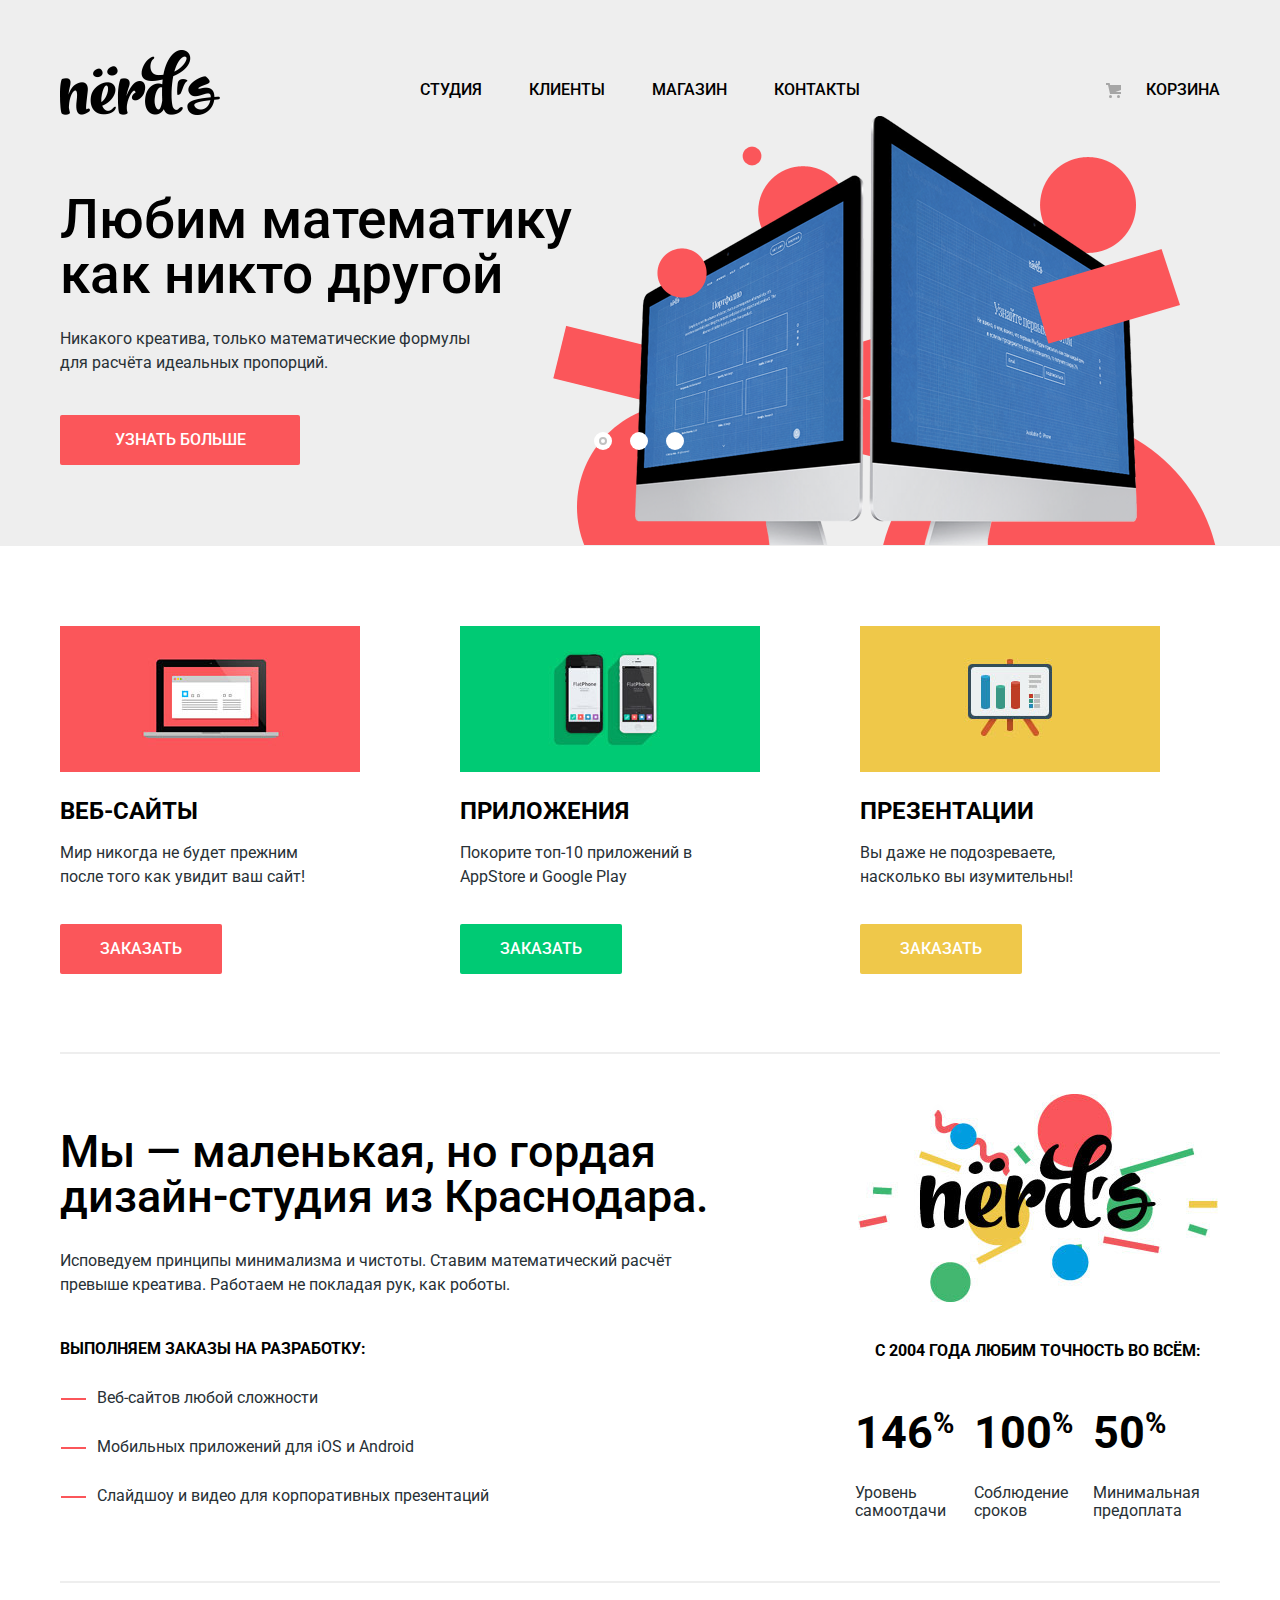
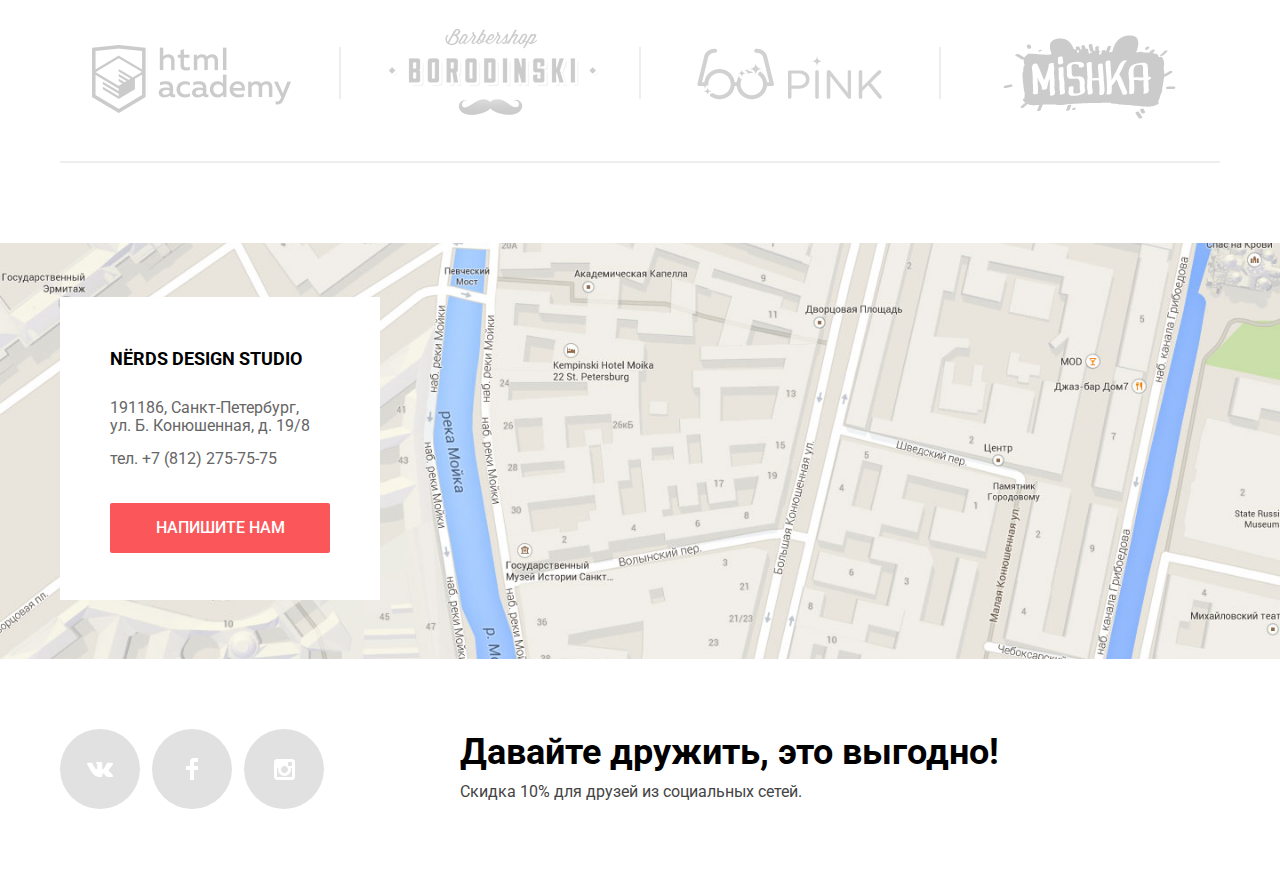
<file: index.html>
<!DOCTYPE html>
<html lang="ru">
<head>
  <meta charset="utf-8">

  <title>Nerds</title>

  <link href="https://fonts.googleapis.com/css?family=Roboto:400,500,700&amp;subset=cyrillic" rel="stylesheet">

  <link href="css/normalize.css" type="text/css" rel="stylesheet"/>
  <link href="css/style.css" type="text/css" rel="stylesheet"/>
  <!--<link href="css/style.min.css" type="text/css" rel="stylesheet"/>-->
</head>




<body>
<header class="main-header">
  <div class="container">
    <nav class="main-navigation">
      <a class="main-header-logo"><img src="img/index-logo.png" width="160" height="65" alt="Логотип «Nerds»"></a>

      <ul class="site-navigation">
        <li><a href="studio.html" target="_self">Студия</a></li>
        <li><a href="clients.html" target="_self">Клиенты</a></li>
        <li><a href="catalog.html" target="_self">Магазин</a></li>
        <li><a href="contacts.html" target="_self">Контакты</a></li>
      </ul>

      <ul class="user-navigation">
        <li><a class="cart" href="#" target="_self">Корзина</a></li>
      </ul>
    </nav>

    <h1 class="visually-hidden">Нердс</h1>

    <section class="main-slider">
      <h2 class="visually-hidden">Слайдер преимуществ</h2>

      <p class="slider-controls">
        <span class="visually-hidden">Используйте контроллы для управлением слайдов:</span>

        <button class="controls-btn  controls-btn-active" type="button">
          <span class="visually-hidden">Кнопка слайда-1</span>
        </button>

        <button class="controls-btn" type="button">
          <span class="visually-hidden">Кнопка слайда-2</span>
        </button>

        <button class="controls-btn" type="button">
          <span class="visually-hidden">Кнопка слайда-3</span>
        </button>
      </p>


      <ul class="slider-list">
        <li class="slider-item">
          <p>Долго, дорого,<br> скрупулёзно.</p>
          <p>Математически выверенный дизайн<br> для вашего сайта или мобильного приложения.</p>

          <a class="btn" href="#">Узнать больше</a>
        </li>

        <li class="slider-item">
          <p>Любим математику<br> как никто другой</p>
          <p>Никакого креатива, только математические формулы<br> для расчёта идеальных пропорций.</p>

          <a class="btn" href="#">Узнать больше</a>
        </li>

        <li class="slider-item">
          <p>Только ночь,<br> только хардкор</p>
          <p>Работать днём, как все? Мы против этого.<br> Ближе к полуночи работа только начинается.</p>

          <a class="btn" href="#">Узнать больше</a>
        </li>
      </ul>
    </section>
  </div>
</header>



<main class="container">
  <section class="services">
    <h2 class="visually-hidden">Услуги</h2>

    <ul class="services-list">
      <li class="service-item">
        <img src="img/service-1.jpg" width="300" height="146" alt="Веб-сайты">
        <h3>Веб-сайты</h3>
        <p>Мир никогда не будет прежним после того как увидит ваш сайт!</p>

        <a class="btn" href="#">Заказать</a>
      </li>

      <li class="service-item">
        <img src="img/service-2.jpg" width="300" height="146" alt="Приложения">
        <h3>Приложения</h3>
        <p>Покорите топ-10 приложений в AppStore и Google Play</p>

        <a class="btn" href="#">Заказать</a>
      </li>

      <li class="service-item">
        <img src="img/service-3.jpg" width="300" height="146" alt="Презентации">
        <h3>Презентации</h3>
        <p>Вы даже не подозреваете, насколько вы изумительны!</p>

        <a class="btn" href="#">Заказать</a>
      </li>
    </ul>
  </section>


  <section class="features">
    <h2 class="visually-hidden">Преимущества</h2>

    <div class="features-content">
      <p class="feature-lid">Мы — маленькая, но гордая дизайн-студия из Краснодара.</p>

      <p>
        Исповедуем принципы минимализма и чистоты. Ставим математический расчёт превыше креатива. Работаем не покладая рук, как роботы.
      </p>

      <h3>Выполняем заказы на разработку:</h3>

      <ul class="feature-list">
        <li>Веб-сайтов любой сложности</li>
        <li>Мобильных приложений для iOS и Android</li>
        <li>Слайдшоу и видео для корпоративных презентаций</li>
      </ul>
    </div>


    <table class="features-table">
      <caption>С 2004 года любим точность во всём:</caption>

      <tr>
        <td>146<sup>%</sup></td>
        <td>100<sup>%</sup></td>
        <td>50<sup>%</sup></td>
      </tr>

      <tr>
        <th>Уровень самоотдачи</th>
        <th>Соблюдение сроков</th>
        <th>Минимальная предоплата</th>
      </tr>
    </table>
  </section>


  <section class="partners">
    <h2 class="visually-hidden">Партнёры</h2>

    <ul class="partners-list">
      <li class="partner-item">
        <a href="https://htmlacademy.ru/intensive/htmlcss"><img src="img/partner-1.png" width="260" height="180" alt="htmlacademy"></a>
      </li>

      <li class="partner-item">
        <a href="#"><img src="img/partner-2.png" width="260" height="180" alt="Barbershop-Borodinsky"></a>
      </li>

      <li class="partner-item">
        <a href="#"><img src="img/partner-3.png" width="260" height="180" alt="pink"></a>
      </li>

      <li class="partner-item">
        <a href="#"><img src="img/partner-4.png" width="260" height="180" alt="mishka"></a>
      </li>
    </ul>
  </section>
</main>



<footer class="main-footer">
  <div class="footer-top">

    <iframe class="yandex-map" src="https://yandex.ru/map-widget/v1/-/CCuGqONM" width="1200" height="416"></iframe>

    <div class="container">
      <div class="footer-location">
        <p><b>Nёrds Design Studio</b></p>

        <p>
          191186, Санкт-Петербург,<br>
          ул. Б. Конюшенная, д. 19/8
        </p>

        <p>
          тел. +7 (812) 275-75-75
        </p>

        <a class="btn  btn-to-write" href="#modal-feedback">Напишите нам</a>
      </div>
    </div>

  </div>


  <div class="container">

    <div class="footer-bottom">
      <p class="footer-social">
        <span class="visually-hidden">Подписывайтесь на нас в соц.сетях:</span>

        <a class="social-btn" href="#">
          <span class="visually-hidden">Вконтакте</span>
          <svg xmlns="http://www.w3.org/2000/svg" viewBox="0 0 26 15" width="26" height="15">
            <path fill="#fff" d="M 16.138 11.51 c 0.956 -0.309 2.18 2.04 3.483 2.939 c 0.978 0.681 1.727 0.534 1.727 0.534 l 3.473 -0.05 s 1.815 -0.112 0.957 -1.554 c -0.071 -0.12 -0.503 -1.069 -2.585 -3.022 c -2.177 -2.043 -1.882 -1.712 0.739 -5.244 c 1.597 -2.153 2.236 -3.468 2.036 -4.028 c -0.192 -0.539 -1.365 -0.399 -1.365 -0.399 L 20.69 0.713 c -0.381 0.001 -0.704 0.119 -0.851 0.515 c -0.003 0.004 -0.621 1.666 -1.445 3.079 c -1.741 2.989 -2.436 3.148 -2.724 2.961 c -0.661 -0.433 -0.494 -1.737 -0.494 -2.664 c 0 -2.897 0.432 -4.105 -0.846 -4.417 c -0.427 -0.104 -0.739 -0.172 -1.828 -0.182 c -1.392 -0.021 -2.574 0 -3.244 0.329 c -0.445 0.223 -0.786 0.712 -0.579 0.74 c 0.26 0.035 0.843 0.16 1.155 0.586 c 0.401 0.552 0.389 1.789 0.389 1.789 s 0.229 3.411 -0.54 3.834 c -0.528 0.29 -1.25 -0.302 -2.803 -3.016 c -0.793 -1.388 -1.392 -2.922 -1.392 -2.922 s -0.116 -0.285 -0.326 -0.441 c -0.25 -0.185 -0.6 -0.244 -0.6 -0.244 L 0.848 0.684 S 0.29 0.7 0.085 0.946 c -0.182 0.218 -0.015 0.668 -0.015 0.668 s 2.909 6.881 6.203 10.347 c 3.02 3.182 6.452 2.971 6.452 2.971 h 1.555 s 0.469 -0.054 0.709 -0.312 c 0.224 -0.24 0.214 -0.691 0.214 -0.691 s -0.031 -2.109 0.935 -2.419 Z" />
          </svg>
        </a>

        <a class="social-btn" href="#">
          <span class="visually-hidden">Вфейсбуке</span>
          <svg xmlns="http://www.w3.org/2000/svg" viewBox="0 0 12 22" width="12" height="22">
            <path fill="#fff" d="M 12 4 V 0 H 8 a 4 4 0 0 0 -4 4 v 4 H 0 v 4 h 4 v 10 h 4 V 12 h 4 V 8 H 8 V 4 h 4 Z" />
          </svg>
        </a>

        <a class="social-btn" href="#">
          <span class="visually-hidden">Винстаграме</span>
          <svg xmlns="http://www.w3.org/2000/svg" viewBox="0 0 21 21" width="21" height="21">
            <path fill="#fff" d="M 18 0 H 3 C 1.35 0 0 1.35 0 3 v 15 c 0 1.65 1.35 3 3 3 h 15 c 1.65 0 3 -1.35 3 -3 V 3 c 0 -1.65 -1.35 -3 -3 -3 Z m -7.5 7 c 1.93 0 3.5 1.57 3.5 3.5 S 12.43 14 10.5 14 S 7 12.43 7 10.5 S 8.57 7 10.5 7 Z M 18 18 H 3 V 9 h 1.181 A 6.504 6.504 0 0 0 4 10.5 a 6.5 6.5 0 1 0 13 0 a 6.45 6.45 0 0 0 -0.181 -1.5 H 18 v 9 Z m 0 -11 h -4 V 3 h 4 v 4 Z" />
          </svg>
        </a>
      </p>


      <div class="footer-offer">
        <p><b>Давайте дружить, это выгодно!</b></p>
        <p>Скидка 10% для друзей из социальных сетей.</p>
      </div>
    </div>

  </div>
</footer>



<section class="modal-feedback" id="modal-feedback">
  <h2>Напишите нам</h2>

  <form class="feedback-form" action="https://echo.htmlacademy.ru" method="post">
    <p class="feedback-item">
      <label for="feedback-user">Ваше имя:</label>
      <input id="feedback-user" type="text" name="user" placeholder="Имя Фамилия" autofocus required>
    </p>

    <p class="feedback-item">
      <label for="feedback-email">Ваш e-mail:</label>
      <input id="feedback-email" type="email" name="email" placeholder="email@example.com" required>
    </p>

    <p class="feedback-item">
      <label for="feedback-message">Текст письма:</label>
      <textarea id="feedback-message" name="message" placeholder="В свободной форме"></textarea>
    </p>

    <button class="btn" type="submit">Отправить</button>
  </form>

  <button class="modal-close" type="button">
    <span class="visually-hidden">Закрыть</span>
  </button>
</section>

<div class="modal-overlay"></div>



<!--<script src="js/popup.js"></script>-->
<script src="js/popup.min.js"></script>

</body>
</html>
</file>
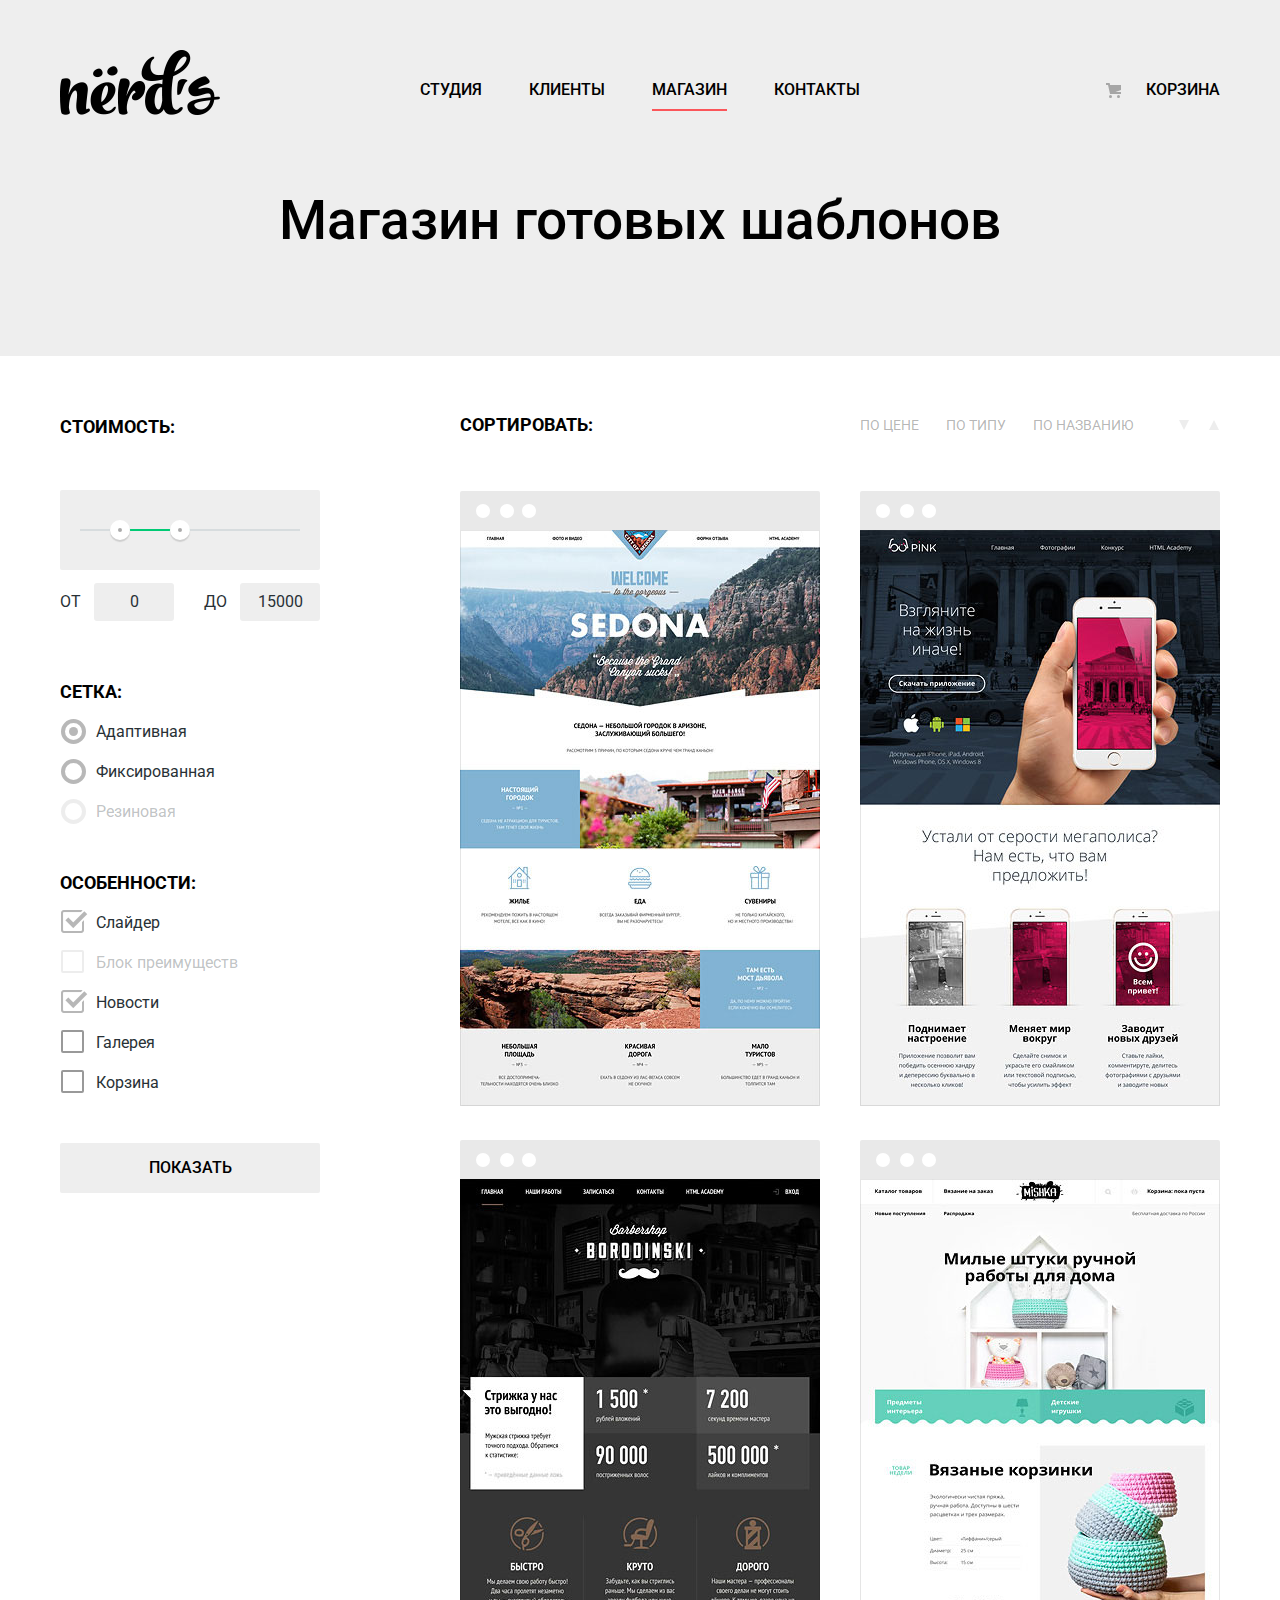
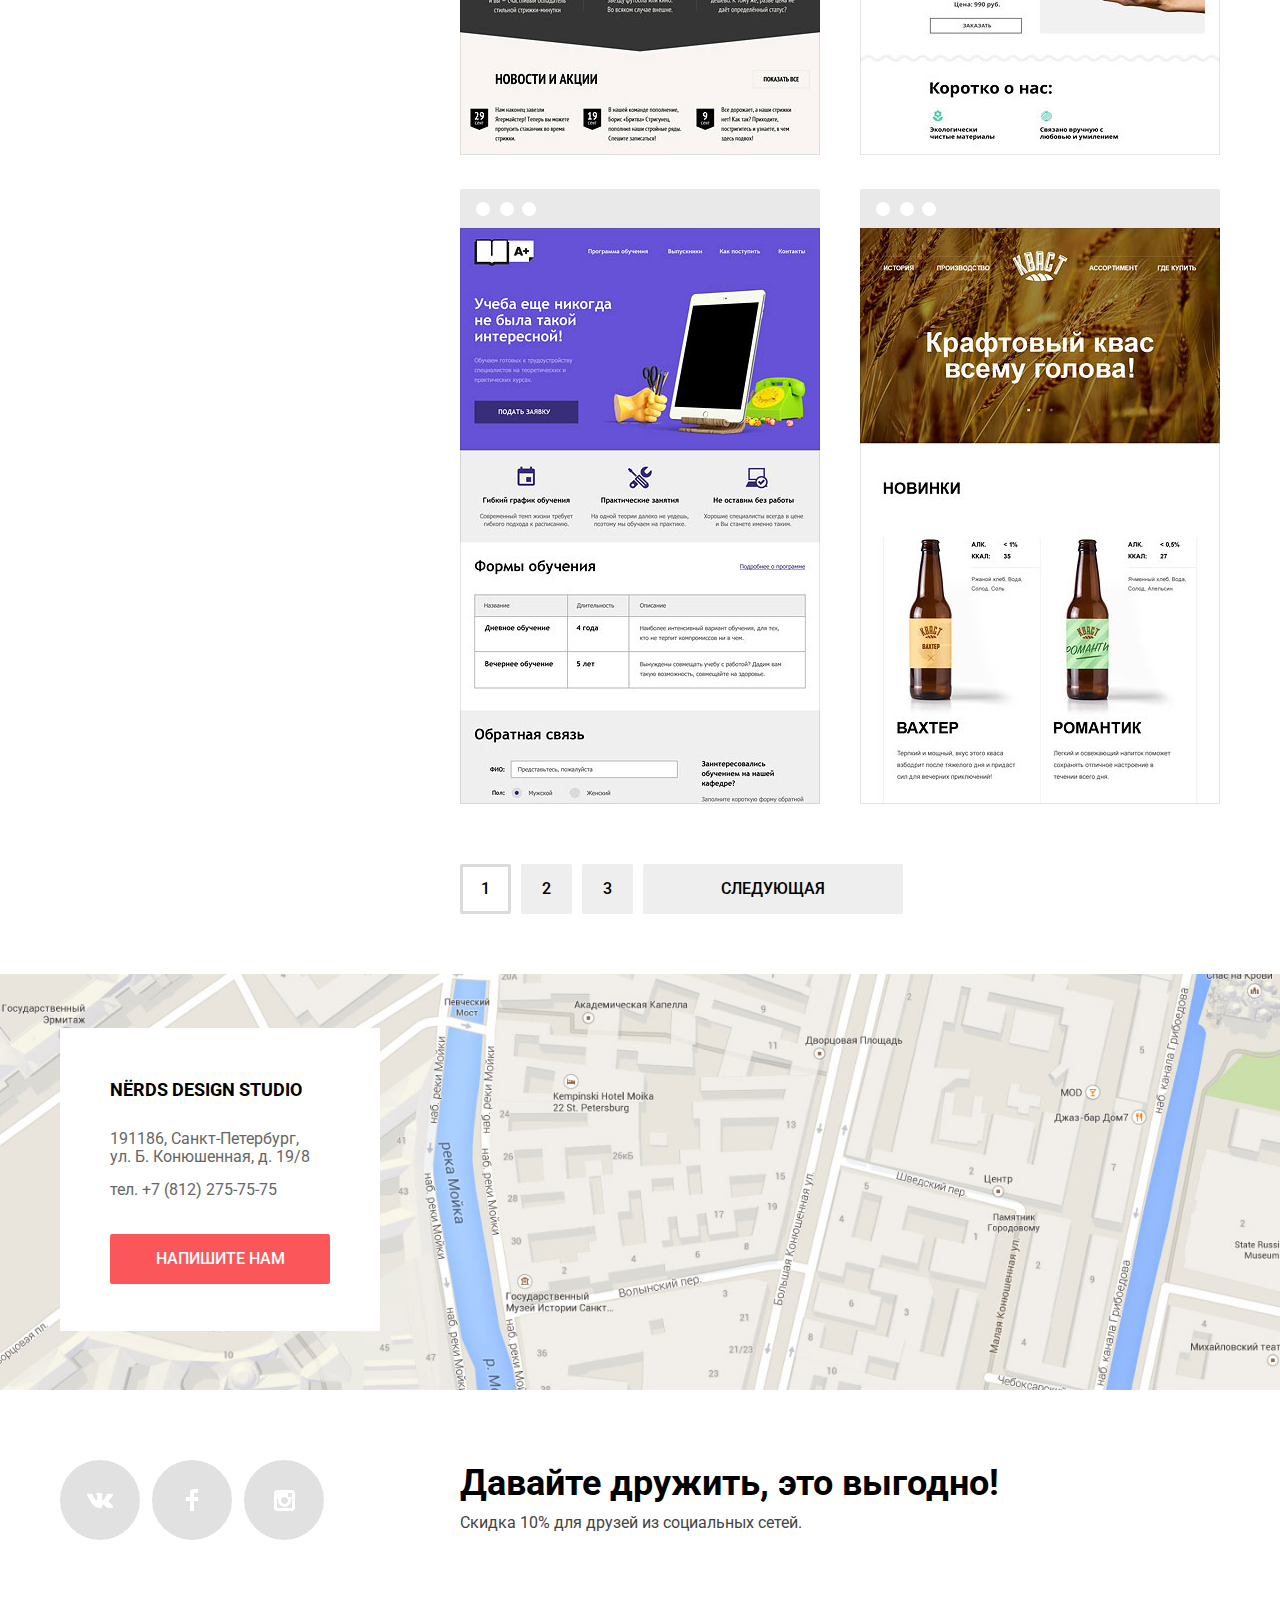
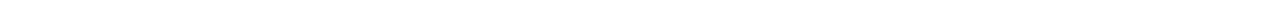
<file: catalog.html>
<!DOCTYPE html>
<html lang="ru">
<head>
  <meta charset="utf-8">

  <title>Nerds</title>

  <link href="https://fonts.googleapis.com/css?family=Roboto:400,500,700&amp;subset=cyrillic" rel="stylesheet">

  <link href="css/normalize.css" type="text/css" rel="stylesheet"/>
  <link href="css/style.css" type="text/css" rel="stylesheet"/>
  <!--<link href="css/style.min.css" type="text/css" rel="stylesheet"/>-->
</head>




<body class="inner-page">
<header class="main-header">
  <div class="container">

    <nav class="main-navigation">
      <a class="main-header-logo" href="index.html">
        <img src="img/index-logo.png" width="160" height="65" alt="Логотип «Nerds»">
      </a>

      <ul class="site-navigation">
        <li><a href="studio.html" target="_self">Студия</a></li>
        <li><a href="clients.html" target="_self">Клиенты</a></li>
        <li class="site-navigation-current"><a href="catalog.html" target="_self">Магазин</a></li>
        <li><a href="contacts.html" target="_self">Контакты</a></li>
      </ul>

      <ul class="user-navigation">
        <li><a class="cart" href="#" target="_self">Корзина</a></li>
      </ul>
    </nav>

    <h1 class="page-title">Магазин готовых шаблонов</h1>

  </div>
</header>



<main class="container">
  <div class="catalog-columns">

    <section class="filters">
      <h2 class="visually-hidden">Фильтры</h2>

      <form class="filter" action="https://echo.htmlacademy.ru" method="post">
        <fieldset class="filter-item">
          <legend>Стоимость:</legend>

          <div class="range-filter">
            <div class="range-controls">
              <div class="scale">
                <div class="bar" style="margin-left: 20%; width: 30%"></div>
              </div>

              <div class="toggle  toggle-min"></div>
              <div class="toggle  toggle-max"></div>
            </div>

            <div class="price-controls">
              <label class="min-price">от <input name="min-price" type="text" value="0"></label>
              <label class="max-price">до <input name="max-price" type="text" value="15000"></label>
            </div>
          </div>
        </fieldset>


        <fieldset class="filter-item">
          <legend>Сетка:</legend>

          <ul class="filter-list">
            <li class="filter-option">
              <input class="visually-hidden  filter-input-radio" id="filter-adaptive" type="radio" name="grid" value="adaptive" checked>
              <label for="filter-adaptive">Адаптивная</label>
            </li>

            <li class="filter-option">
              <input class="visually-hidden  filter-input-radio" id="filter-fixed" type="radio" name="grid" value="fixed">
              <label for="filter-fixed">Фиксированная</label>
            </li>

            <li class="filter-option">
              <input class="visually-hidden  filter-input-radio" id="filter-rubber" type="radio" name="grid" value="rubber" disabled>
              <label for="filter-rubber">Резиновая</label>
            </li>
          </ul>
        </fieldset>


        <fieldset class="filter-item">
          <legend>Особенности:</legend>

          <ul class="filter-list">
            <li class="filter-option">
              <input class="visually-hidden  filter-input-checkbox" id="filter-slider" type="checkbox" name="slider" value="features" checked>
              <label for="filter-slider">Слайдер</label>
            </li>

            <li class="filter-option">
              <input class="visually-hidden  filter-input-checkbox" id="filter-features-block" type="checkbox" name="features-block" value="features" disabled>
              <label for="filter-features-block">Блок преимуществ</label>
            </li>

            <li class="filter-option">
              <input class="visually-hidden  filter-input-checkbox" id="filter-news" type="checkbox" name="news" value="features" checked>
              <label for="filter-news">Новости</label>
            </li>

            <li class="filter-option">
              <input class="visually-hidden  filter-input-checkbox" id="filter-gallery" type="checkbox" name="gallery" value="features">
              <label for="filter-gallery">Галерея</label>
            </li>

            <li class="filter-option">
              <input class="visually-hidden  filter-input-checkbox" id="filter-cart" type="checkbox" name="cart" value="features">
              <label for="filter-cart">Корзина</label>
            </li>
          </ul>
        </fieldset>

        <button class="btn  btn-inner" type="button">Показать</button>
      </form>
    </section>


    <section class="catalog">
      <h2 class="visually-hidden">Каталог веб-сайтов</h2>

      <div class="sorting">
        <b>Сортировать:</b>

        <p class="sorting-types">
          <a class="sorting-types-current" href="#">По цене</a>
          <a href="#">По типу</a>
          <a href="#">По названию</a>
        </p>

        <p class="sorting-directions">
          <a class="arrow  arrow-down" href="#">
            <span class="visually-hidden">По убыванию</span>
          </a>

          <a class="arrow  arrow-up" href="#">
            <span class="visually-hidden">По возрастанию</span>
          </a>
        </p>
      </div>


      <ul class="websites-list">

        <li class="website-item">
          <img src="img/website-1.jpg" width="360" height="576" alt="Седона">

          <div class="website-hover">
            <a href="catalog-item.html">
              <b>Sedona</b>
            </a>

            <p>Информационный сайт<br> для туристов</p>
            <span class="btn">9 900 Руб.</span>
          </div>
        </li>


        <li class="website-item">
          <img src="img/website-2.jpg" width="360" height="576" alt="Pink">

          <div class="website-hover">
            <a href="catalog-item.html">
              <b>Pink App</b>
            </a>


            <p>Продуктовый лендинг приложения для iOS и Android</p>
            <span class="btn">9 900 Руб.</span>
          </div>
        </li>


        <li class="website-item">
          <img src="img/website-3.jpg" width="360" height="576" alt="Barbershop">

          <div class="website-hover">
            <a href="catalog-item.html">
              <b>Barbershop</b>
            </a>

            <p>Сайт салоны красоты.<br> Для мужчин, да.</p>
            <span class="btn">9 900 Руб.</span>
          </div>
        </li>


        <li class="website-item">
          <img src="img/website-4.jpg" width="360" height="576" alt="Mishka">

          <div class="website-hover">
            <a href="catalog-item.html">
              <b>Mishka</b>
            </a>

            <p>Интернет-магазин<br> вязаных игрушек</p>
            <span class="btn">9 900 Руб.</span>
          </div>
        </li>


        <li class="website-item">
          <img src="img/website-5.jpg" width="360" height="576" alt="Aplus">

          <div class="website-hover">
            <a href="catalog-item.html">
              <b>A Plus</b>
            </a>

            <p>Лендинг курсов повышения квалификации</p>
            <span class="btn">9 900 Руб.</span>
          </div>
        </li>


        <li class="website-item">
          <img src="img/website-6.jpg" width="360" height="576" alt="Кваст">

          <div class="website-hover">
            <a href="catalog-item.html">
              <b>Кваст</b>
            </a>

            <p>Промо-сайт производителя крафтового кваса</p>
            <span class="btn">9 900 Руб.</span>
          </div>
        </li>
      </ul>


      <ul class="pagination-list">
        <li class="pagination-item  pagination-item-current">
          <a class="btn-inner">1</a>
        </li>

        <li class="pagination-item">
          <a class="btn-inner" href="#">2</a>
        </li>

        <li class="pagination-item">
          <a class="btn-inner" href="#">3</a>
        </li>

        <li class="pagination-item">
          <a class="btn-inner  btn-next" href="#">Следующая</a>
        </li>
      </ul>
    </section>
  </div>
</main>



<footer class="main-footer">
  <div class="footer-top">

    <iframe class="yandex-map" src="https://yandex.ru/map-widget/v1/-/CCuGqONM" width="1200" height="416"></iframe>

    <div class="container">
      <div class="footer-location">
        <p><b>Nёrds Design Studio</b></p>

        <p>
          191186, Санкт-Петербург,<br>
          ул. Б. Конюшенная, д. 19/8
        </p>

        <p>
          тел. +7 (812) 275-75-75
        </p>

        <a class="btn  btn-to-write" href="#modal-feedback">Напишите нам</a>
      </div>
    </div>
  </div>


  <div class="container">
    <div class="footer-bottom">
      <p class="footer-social">
        <span class="visually-hidden">Подписывайтесь на нас в соц.сетях:</span>

        <a class="social-btn" href="#">
          <span class="visually-hidden">Вконтакте</span>
          <svg xmlns="http://www.w3.org/2000/svg" viewBox="0 0 26 15" width="26" height="15">
            <path fill="#fff" d="M 16.138 11.51 c 0.956 -0.309 2.18 2.04 3.483 2.939 c 0.978 0.681 1.727 0.534 1.727 0.534 l 3.473 -0.05 s 1.815 -0.112 0.957 -1.554 c -0.071 -0.12 -0.503 -1.069 -2.585 -3.022 c -2.177 -2.043 -1.882 -1.712 0.739 -5.244 c 1.597 -2.153 2.236 -3.468 2.036 -4.028 c -0.192 -0.539 -1.365 -0.399 -1.365 -0.399 L 20.69 0.713 c -0.381 0.001 -0.704 0.119 -0.851 0.515 c -0.003 0.004 -0.621 1.666 -1.445 3.079 c -1.741 2.989 -2.436 3.148 -2.724 2.961 c -0.661 -0.433 -0.494 -1.737 -0.494 -2.664 c 0 -2.897 0.432 -4.105 -0.846 -4.417 c -0.427 -0.104 -0.739 -0.172 -1.828 -0.182 c -1.392 -0.021 -2.574 0 -3.244 0.329 c -0.445 0.223 -0.786 0.712 -0.579 0.74 c 0.26 0.035 0.843 0.16 1.155 0.586 c 0.401 0.552 0.389 1.789 0.389 1.789 s 0.229 3.411 -0.54 3.834 c -0.528 0.29 -1.25 -0.302 -2.803 -3.016 c -0.793 -1.388 -1.392 -2.922 -1.392 -2.922 s -0.116 -0.285 -0.326 -0.441 c -0.25 -0.185 -0.6 -0.244 -0.6 -0.244 L 0.848 0.684 S 0.29 0.7 0.085 0.946 c -0.182 0.218 -0.015 0.668 -0.015 0.668 s 2.909 6.881 6.203 10.347 c 3.02 3.182 6.452 2.971 6.452 2.971 h 1.555 s 0.469 -0.054 0.709 -0.312 c 0.224 -0.24 0.214 -0.691 0.214 -0.691 s -0.031 -2.109 0.935 -2.419 Z" />
          </svg>
        </a>

        <a class="social-btn" href="#">
          <span class="visually-hidden">Вфейсбуке</span>
          <svg xmlns="http://www.w3.org/2000/svg" viewBox="0 0 12 22" width="12" height="22">
            <path fill="#fff" d="M 12 4 V 0 H 8 a 4 4 0 0 0 -4 4 v 4 H 0 v 4 h 4 v 10 h 4 V 12 h 4 V 8 H 8 V 4 h 4 Z" />
          </svg>
        </a>

        <a class="social-btn" href="#">
          <span class="visually-hidden">Винстаграме</span>
          <svg xmlns="http://www.w3.org/2000/svg" viewBox="0 0 21 21" width="21" height="21">
            <path fill="#fff" d="M 18 0 H 3 C 1.35 0 0 1.35 0 3 v 15 c 0 1.65 1.35 3 3 3 h 15 c 1.65 0 3 -1.35 3 -3 V 3 c 0 -1.65 -1.35 -3 -3 -3 Z m -7.5 7 c 1.93 0 3.5 1.57 3.5 3.5 S 12.43 14 10.5 14 S 7 12.43 7 10.5 S 8.57 7 10.5 7 Z M 18 18 H 3 V 9 h 1.181 A 6.504 6.504 0 0 0 4 10.5 a 6.5 6.5 0 1 0 13 0 a 6.45 6.45 0 0 0 -0.181 -1.5 H 18 v 9 Z m 0 -11 h -4 V 3 h 4 v 4 Z" />
          </svg>
        </a>
      </p>


      <div class="footer-offer">
        <p><b>Давайте дружить, это выгодно!</b></p>
        <p>Скидка 10% для друзей из социальных сетей.</p>
      </div>
    </div>
  </div>
</footer>



<section class="modal-feedback" id="modal-feedback">
  <h2>Напишите нам</h2>

  <form class="feedback-form" action="https://echo.htmlacademy.ru" method="post">
    <p class="feedback-item">
      <label for="feedback-user">Ваше имя:</label>
      <input id="feedback-user" type="text" name="user" placeholder="Имя Фамилия" autofocus required>
    </p>

    <p class="feedback-item">
      <label for="feedback-email">Ваш e-mail:</label>
      <input id="feedback-email" type="email" name="email" placeholder="email@example.com" required>
    </p>

    <p class="feedback-item">
      <label for="feedback-message">Текст письма:</label>
      <textarea id="feedback-message" name="message" placeholder="В свободной форме"></textarea>
    </p>

    <button class="btn" type="submit">Отправить</button>
  </form>

  <button class="modal-close" type="button">
    <span class="visually-hidden">Закрыть</span>
  </button>
</section>

<div class="modal-overlay"></div>



<!--<script src="js/popup.js"></script>-->
<script src="js/popup.min.js"></script>

</body>
</html>
</file>
<file: css/style.css>
/******************************************************BASED STYLES*****************************************************/

body {
    margin: 0;
    padding: 0;

    font-weight: 400;
    font-size: 16px;
    line-height: 24px;
    font-family: Roboto, Arial, sans-serif;

    color: #283136;
    background-color: #ffffff;
}

.container {
    width: 1160px;
    margin: 0 auto;
    padding: 0 20px;
}

a {
    text-decoration: none;
    text-transform: uppercase;
}

img {
    max-width: 100%;
    height: auto;
}

.visually-hidden:not(:focus):not(:active),
input[type="checkbox"].visually-hidden,
input[type="radio"].visually-hidden {
    position: absolute;

    width: 1px;
    height: 1px;

    margin: -1px;
    padding: 0;

    border: 0;
    white-space: nowrap;
    clip-path: inset(100%);
    clip: rect(0, 0, 0, 0);
    overflow: hidden;
}

/*BTN*/
.btn {
    display: inline-block;
    vertical-align: middle;

    padding: 16px 40px;

    font-weight: 500;
    line-height: 18px;
    font-family: inherit;

    color: #ffffff;

    background-color: #fb565a;
    border: 0;
    border-radius: 2px;
    text-align: center;
    text-transform: uppercase;

    cursor: pointer;
}

.btn:hover,
.btn:focus {
    background-color: #e74246;
}

.btn:focus {
    outline: 2px dotted #fb565a;
    outline-offset: 2px;
}

.btn:active {
    color: rgba(255, 255, 255, 0.3);

    background-color: #d7373b;
    box-shadow: inset 0 3px 0 0 rgba(0, 1, 1, 0.1);

    outline: none;
}

/*BTN-INNER*/
.btn-inner {
    color: #000000;
    background-color: #eeeeee;
}

.btn-inner:hover,
.btn-inner:focus {
    background-color: #dfdfdf;
}

.btn-inner:focus {
    outline: 2px dotted #000000;
    outline-offset: 2px;
}

.btn-inner:active {
    background-color: #d5d5d5;
    color: rgba(0, 0, 0, 0.3);

    outline: none;
}

/***********************************************************INDEX-PAGE STYLES*******************************************/

/*MAIN-HEADER*/
.main-header {
    margin-bottom: 80px;
    padding-top: 50px;

    background-color: #eeeeee;
    /*min-height: 495px; /545px-50px=495px*/
}

/*MAIN-NAVIGATION*/
.main-navigation {
    display: flex;

    font-weight: 500;
    line-height: 30px;

    color: #000000;
    /*min-height: 65px;*/
}

/*MAIN-HEADER-LOGO*/
.main-header-logo {
    /*display: block;*/

    width: 160px;
    height: 65px;
}

.main-header-logo img {
    width: 160px;
    height: 65px;
}

/*SITE-NAVIGATION/USER-NAVIGATION*/
.site-navigation,
.user-navigation {
    display: flex;
    flex-wrap: wrap;

    margin: 0;
    margin-top: 25px;
    padding: 0;

    list-style: none;
    /*min-height: 40px;*/
}

/*SITE-NAVIGATION*/
.site-navigation {
    width: 600px;
    margin-left: 200px;
}

/*USER-NAVIGATION*/
.user-navigation {
    max-width: 160px;
    margin-left: auto;
}

.site-navigation a,
.user-navigation a {
    display: block;
    padding-bottom: 10px;
    color: #000000;
}

.site-navigation a:hover,
.site-navigation a:focus {
    color: #fb565a;
}

.site-navigation a:focus,
.user-navigation a:focus {
    outline: 2px dotted #fb565a;
    outline-offset: 2px;
}

.user-navigation a:hover,
.user-navigation a:focus {
    color: #fb565a;
}

.site-navigation a:active,
.user-navigation a:active {
    color: rgba(0, 0, 0, 0.3);
    outline: none;
}

.user-navigation .cart {
    position: relative;
    padding-left: 40px;
}

.user-navigation .cart::before {
    position: absolute;
    top: 8px;
    left: 0;

    content: "";

    width: 15px;
    height: 15px;

    background-image: url("../img/cart-icon.svg");
    background-repeat: no-repeat;
    background-position: center;
}

.site-navigation li {
    margin-right: 47px;
}

.site-navigation li:last-child {
    margin-right: 0;
}

/*SITE-NAVIGATION-CURRENT/USER-NAVIGATION-CURRENT*/
.site-navigation-current,
.user-navigation-current {
    position: relative;
}

.site-navigation-current a[href],
.user-navigation-current a[href] {
    pointer-events: none;
}

.site-navigation-current a:not([href]),
.user-navigation-current a:not([href]) {
    background-color: #eeeeee;
}

.site-navigation-current::after,
.user-navigation-current::after {
    position: absolute;
    bottom: 4px;
    left: 0;
    right: 0;

    content: "";

    height: 2px;

    background-color: #fb565a;
}

/*MAIN-SLIDER*/
.main-slider {
    position: relative;
    min-height: 431px;
}

/*SLIDER-CONTROLS*/
.slider-controls {
    position: absolute;
    left: 50%;
    bottom: 104px;
    z-index: 100;

    width: 160px;
    height: 18px;

    margin: 0;

    text-align: center;
    font-size: 0;

    transform: translateX(-50%);
}

.controls-btn  {
    position: relative;

    display: inline-block;
    vertical-align: top;

    width: 18px;
    height: 18px;

    padding: 18px;

    background-color: transparent;
    border-radius: 50%;
    border: 0;

    cursor: pointer;
}

.controls-btn::after  {
    position: absolute;
    top: 8px;
    left: 8px;
    z-index: 1;

    content: "";

    width: 18px;
    height: 18px;

    background-color: #ffffff;
    border-radius: 50%;
}

.controls-btn-active::before {
    position: absolute;
    top: 50%;
    left: 50%;
    z-index: 2;

    content: "";

    width: 4px;
    height: 4px;
    margin: -5px;

    background-color: inherit;
    border: 2px solid #c1c1c1;
    border-radius: 50%;
}

/*SLIDER-LIST*/
.slider-list {
    margin: 0;
    padding: 0;

    list-style: none;
}

.slider-item {
    display: none;
    padding: 77px 0 80px 0;
}

.slider-item:nth-child(2) {
    display: block;
}

.slider-item:nth-child(1) {
    background-image: url("../img/slide-1.png");
    background-repeat: no-repeat;
    background-position: 99% 0;
}

.slider-item:nth-child(2) {
    background-image: url("../img/slide-2.png");
    background-repeat: no-repeat;
    background-position: 99% 0;
}

.slider-item:nth-child(3) {
    background-image: url("../img/slide-3.png");
    background-repeat: no-repeat;
    background-position: 99% 20px;
}

.slider-item p:first-child {
    max-width: 535px;

    font-size: 55px;
    line-height: 55px;
    font-weight: 500;

    color: #000000;
}

.slider-item p {
    max-width: 415px;

    margin: 0;
    margin-bottom: 25px; /*26px*/
}

/*SLIDER-ITEM/BTN*/
.slider-item .btn {
    box-sizing: border-box;
    width: 240px;
    margin-top: 15px; /*14px*/
}

/*SERVICES*/
.services {
    position: relative;

    margin-bottom: 40px;
    padding-bottom: 80px;

    /*border-bottom: 2px solid #eeeeee;*/
    /*min-height: 345px; /429px-2px=427px-80px=347px~345px*/
}

.services::before,
.features::before,
.partners::before {
    position: absolute;
    bottom: 0;
    right: 0;
    left: 0;

    content: "";

    /*width: 100%;*/
    height: 2px;

    background-color: #eeeeee;
}

/*SERVICES-LIST*/
.services-list {
    display: flex;

    margin: 0;
    padding: 0;

    list-style: none;
}

/*SERVICE-ITEM*/
.service-item {
    position: relative;

    width: 300px;

    margin-right: 100px;
    padding-top: 170px;
}

.service-item:nth-child(3n) {
    margin-right: 60px;
}

.service-item img {
    position: absolute;
    top: 0;
    left: 0;

    width: 300px;
    height: 146px;
}

.service-item h3 {
    margin: 0;
    margin-bottom: 15px; /*16px*/

    font-size: 24px;
    line-height: 30px;

    color: #000000;
    text-transform: uppercase;
}

.service-item p {
    margin: 0;
    margin-bottom: 35px; /*33px*/
    margin-right: 40px;
}

/*SERVICE-ITEM BTN*/
.service-item:nth-child(2) .btn {
    background-color: #00ca74;
}

.service-item:nth-child(2) .btn:hover,
.service-item:nth-child(2) .btn:focus {
    background-color: #00bc6c;
}

.service-item:nth-child(2) .btn:focus {
    outline: 2px dotted #00bc6c;
    outline-offset: 2px;
}

.service-item:nth-child(2) .btn:active {
    background-color: #00aa62;
}

.service-item:nth-child(3) .btn {
    background-color: #efc84a;
}

.service-item:nth-child(3) .btn:hover,
.service-item:nth-child(3) .btn:focus {
    background-color: #eab534;
}

.service-item:nth-child(3) .btn:focus {
    outline: 2px dotted #eab534;
    outline-offset: 2px;
}

.service-item:nth-child(3) .btn:active {
    background-color: #e5a722;
}

/*FEATURES*/
.features {
    position: relative;

    display: flex;
    justify-content: space-between;

    padding-bottom: 55px;

    /*border-bottom: 2px solid #eeeeee;*/
    /*min-height: /487px-2px=485px-55px)=430px*/
}

/*FEATURES-CONTENT*/
.features-content {
    width: 660px;

    padding-top: 35px; /*33px*/
    padding-right: 40px;
    padding-bottom: 20px; /*19px*/

    /*min-height: 375px; /430px-(35px+20)=375px*/
}

.features-content p:first-child {
    margin-bottom: 30px; /*33px*/

    font-weight: 500;
    font-size: 45px;
    line-height: 45px;

    color: #000000;
}

.features-content p {
    margin: 0;
    margin-bottom: 40px; /*39px*/
}

.features-content h3 {
    margin: 0;
    margin-bottom: 25px; /*24px*/

    font-size: 16px;

    color: #000000;
    text-transform: uppercase;
}

.feature-list {
    margin: 0;
    padding: 0;

    list-style: none;
}

.feature-list li {
    position: relative;

    margin-bottom: 25px; /*24px*/
    padding-left: 37px;
}

.feature-list li:last-child {
    margin-bottom: 0;
}

.feature-list li::before {
    position: absolute;
    top: 12px;
    left: 1px;
    content: "";

    width: 25px;
    height: 2px;

    background-color: #fb565a;
}

/*FEATURES-TABLE*/
.features-table {
    width: 360px;

    font-weight: 700;
    color: #000000;

    border-collapse: collapse;
    /*min-height: 175px; 430px*/
}

.features-table caption {
    margin-bottom: 25px; /*24px*/
    padding-top: 245px; /*243px*/

    text-transform: uppercase;

    background-image: url("../img/features-table-bg.jpg");
    background-repeat: no-repeat;
    background-position: top center;
}

.features-table td,
.features-table th {
    padding-top: 16px;
    padding-bottom: 3px;
    padding-left: 0;
    padding-right: 20px;
}

.features-table td {
    font-size: 45px;
    line-height: 45px;
}

.features-table sup {
    font-size: 29px;
}

.features-table th {
    font-weight: 400;
    line-height: 18px;

    color: #283136;
    text-align: left;
}

/*PARTNERS*/
.partners {
    position: relative;

    /*border-bottom: 2px solid #eeeeee;*/
    /*min-height: 180px; /182px-2px=180px*/
}

.partners-list {
    display: flex;
    flex-wrap: wrap;

    margin: 0;
    padding: 0;

    list-style: none;
    /*min-height: 180px;*/
}

.partner-item {
    position: relative;
    width: 260px;
    margin-right: 40px;
    /*min-height: 180px;*/
}

.partner-item::before {
    position: absolute;
    top: 64px;
    left: -21px;

    content: "";

    width: 2px;
    height: 52px;

    background-color: #eeeeee;
}

.partner-item:nth-child(4n+1)::before {
    background-color: transparent;
}

.partner-item:nth-child(4n) {
    margin-right: 0;
}

.partner-item a {
    display: flex;
    align-items: center;
    justify-content: center;

    opacity: 0.2;
}

.partner-item a:hover,
.partner-item a:focus {
    opacity: 1;
}

.partner-item a:focus {
    outline: 2px dotted black;
    outline-offset: -2px;
}

.partner-item a:active {
    opacity: 0.1;
}

.partner-item img {
    width: 260px;
    height: 180px;
}

/*MAIN-FOOTER*/
.main-footer {
    margin-top: 80px;
    /*min-height: 635px;*/
}

/*FOOTER-TOP*/
.footer-top {
    position: relative;

    padding: 54px 0;

    min-height: 308px; /*416px-(54px+54px)=308px*/

    background-color: #b5b5b5;
    background-image: url("../img/map.jpg");
    background-repeat: no-repeat;
    background-position: center;
    background-size: cover;
}

.footer-top .container {
    min-height: 308px;
}

/*YANDEX-MAP*/
.yandex-map {
    position: absolute;
    top: 0;
    left: 0;

    width: 100%;
    height: 416px;

    border: 0;
}

/*FOOTER-LOCATION*/
.footer-location {
    position: absolute;

    box-sizing: border-box;
    width: 320px;

    padding: 47px 50px;

    background-color: #ffffff;
    /*min-height: 308px;*/
}

.footer-location p:first-child {
    margin: 0;
    margin-bottom: 25px; /*22px*/

    font-size: 18px;
    line-height: 30px;

    color: #000000;
    text-transform: uppercase;
}

.footer-location p {
    margin: 0;
    margin-bottom: 15px; /*18px*/

    line-height: 18px;
    color: #666666;
}

.footer-location .btn {
    box-sizing: border-box;
    width: 100%;
    margin-top: 20px;
}

/*FOOTER-BOTTOM*/
.footer-bottom {
    display: flex;
    justify-content: space-between;

    padding: 70px 0;
    /*min-height: 80px;*/
}

/*FOOTER-SOCIAL*/
.footer-social {
    width: 380px;
    margin: 0;
    /*min-height: 80px;*/
}

.social-btn {
    display: inline-flex;
    align-items: center;
    justify-content: center;

    vertical-align: middle;

    margin-right: 8px;

    width: 80px;
    height: 80px;

    border-radius: 50%;
    background-color: #e1e1e1;
}

.social-btn:hover,
.social-btn:focus {
    background-color: #e74246;
}

.social-btn:focus {
    outline: 2px dotted #e74246;
    outline-offset: 2px;
}

.social-btn:active path {
    fill: rgba(255, 255, 255, 0.3);
}

.social-btn:active {
    outline: none;
    background-color: #d7373b;
    box-shadow: inset 0 3px 0 0 rgba(0, 1, 1, 0.1);
}

/*FOOTER-OFFER*/
.footer-offer {
    width: 760px;

    padding: 5px 0; /*padding-top: 4px; padding-bottom: 7px;*/
    /*min-height: 70px; /80px*/
}

.footer-offer p:first-child {
    margin-bottom: 10px; /*9px*/

    font-size: 36px;
    line-height: 36px;

    color: #000000;
}

.footer-offer p {
    line-height: 24px;
    margin: 0;
    color: #444444;
}

/*MODAL-FEEDBACK*/
.modal-feedback {
    display: none;
}

.modal-feedback {
    position: fixed;
    top: 80px;
    left: 50%;

    z-index: 2;

    width: 760px;

    margin-left: -480px;

    padding: 0 100px;
    padding-top: 58px;
    padding-bottom: 84px;

    background-color: #ffffff;
    box-shadow: 0 20px 40px 0 rgba(0, 1, 1, 0.75);

    /*min-height: 448px; /590px*/
}

.modal-show {
    display: block;
}

.modal-error {}

.modal-overlay {
    position: fixed;
    top: 0;
    left: 0;

    z-index: 1;

    display: none;

    width: 100%;
    height: 100%;

    background-color: rgba(0, 0, 0, 0.5);
}

.modal-feedback h2 {
    max-width: 700px;

    margin: 0;
    margin-bottom: 35px;
    margin-right: 60px;

    font-weight: 500;
    font-size: 45px;
    line-height: 45px;

    color: #000000;
}

/*FEEDBACK-FORM*/
.feedback-form {
    display: flex;
    flex-wrap: wrap;
    justify-content: space-between;
}

.feedback-item {
    width: 360px;
    margin: 0;
    margin-bottom: 40px;
}

.feedback-item:nth-child(3) {
    width: 100%;
}

.feedback-form label {
    display: block;
    padding-bottom: 12px;

    font-weight: 700;
    line-height: 18px;

    color: #000000;
}

.feedback-form input,
.feedback-form textarea {
    box-sizing: border-box;
    width: 100%;

    padding: 14px;

    font-weight: inherit;
    font-size: inherit;
    line-height: 18px;
    font-family: inherit;

    color: rgba(68, 68, 68, 0.5);

    background-color: #ffffff;
    border: 2px solid #d7dcde;
    border-radius: 2px;
}

.feedback-form input:hover,
.feedback-form textarea:hover {
    border: 2px solid #b4b9bb;
}

.feedback-form input:focus,
.feedback-form textarea:focus {
    outline: none;
    color: #444444;
    border: 2px solid #000000;
}

.feedback-form input:invalid,
.feedback-form textarea:invalid {
    color: #e74246;
    border: 2px solid #e74246;
}

.feedback-form textarea {
    display: block;
    min-height: 114px;
}

.feedback-form .btn {
    width: 260px;
    margin-top: 7px;
}

.modal-close {
    position: absolute;
    top: 70px;
    right: 90px;

    width: 21px;
    height: 21px;

    background-color: transparent;
    border: 0;
    cursor: pointer;
}

.modal-close::before,
.modal-close::after {
    position: absolute;
    top: -3px;
    left: 9px;

    content: "";

    width: 4px;
    height: 27px;

    background-color: #fecccd;
    border-radius: 3px;
}

.modal-close::before {
    transform: rotate(45deg);
}

.modal-close::after {
    transform: rotate(-45deg);
}

.modal-close:hover::before,
.modal-close:hover::after {
    background-color: #fb565a;
}

.modal-close:focus::before,
.modal-close:focus::after {
    background-color: #fb565a;

    outline: 2px dotted #fb565a;
    outline-offset: -2px;
}

.modal-close:active::before,
.modal-close:active::after {
    background-color: rgba(251, 86, 90, 0.1);
    outline: none;
}

/*************************************************INNER-PAGE:CATALOG****************************************************/

/*INNER-PAGE/MAIN-HEADER*/
.inner-page .main-header {
    margin-bottom: 60px;
    background-color: #eeeeee;
    /*min-height: 305px;*/
}

/*INNER-PAGE/MAIN-HEADER-LOGO*/
.inner-page .main-header-logo:hover {
    opacity: 0.8;
}

.inner-page .main-header-logo:focus {
    outline: 2px dotted rgba(0, 0, 0, 0.8);
    outline-offset: 2px;
    opacity: 0.8;
}

.inner-page .main-header-logo:active {
    opacity: 0.3;
    outline: none;
}

/*PAGE-TITLE*/
.page-title {
    margin: 0;
    padding: 0;
    padding-top: 78px;
    padding-bottom: 108px;

    text-align: center;

    font-weight: 500;
    font-size: 55px;
    line-height: 55px;

    color: #000000;
    /*min-height: 240px;*/
}

/*CATALOG-COLUMNS*/
.catalog-columns {
    display: flex;
    justify-content: space-between;
}

/*FILTERS*/
.filters {
    width: 260px;
    /*min-height: 2100px;*/
}

.filter-item {
    margin: 0;
    margin-top: -4px;
    margin-bottom: 50px; /*49px*/

    padding: 0;

    border: 0;
}

.filter-item:first-child {
    margin-bottom: 60px; /*58px*/
}

.filter-item legend {
    margin-bottom: 15px; /*17px*/

    font-weight: 700;
    font-size: 18px;
    line-height: 30px;

    color: #000000;
    text-transform: uppercase;
}

.filter-item:first-child legend {
    margin-bottom: 48px;
}

.filter-list {
    margin: 0;
    padding: 0;
    list-style: none;

    line-height: 20px;
}

/*RANGE-CONTROLS*/
.range-controls {
    position: relative;

    margin-bottom: 13px;

    padding-top: 39px;
    padding-left: 20px;
    padding-right: 20px;

    height: 41px; /*80px*/

    background-color: #eeeeee;
    border-radius: 2px;
}

.range-controls .scale {
    height: 2px;
    background-color: #d7dcde;
}

.range-controls .bar {
    width: 70%;
    height: 2px;

    background-color: #00ca74;
}

.range-controls .toggle {
    position: absolute;
    top: 30px;
    left: 0;

    width: 4px;
    height: 4px;

    padding: 0;

    background-color: #ababab;
    border: 8px solid #ffffff;
    border-radius: 50%;
    box-shadow: 0 2px 1px 0 #cfcfcf;

    cursor: pointer;
}

.range-controls .toggle-min {
    left: 50px;
}

.range-controls .toggle-max {
    left: 110px;
}

/*PRICE-CONTROLS*/
.price-controls {
    font-size: 0;
    line-height: 22px;
}

.price-controls label {
    display: inline-block;
    width: 50%;

    font-size: 16px;
    text-transform: uppercase;
}

.price-controls input {
    width: 48px;
    margin-left: 9px;
    padding: 8px 16px;

    font-size: 16px;
    line-height: 22px;
    font-family: Roboto, Arial, sans-serif;

    color: #283136;
    text-align: center;

    background-color: #eeeeee;
    border: 0;
    border-radius: 3px;
}

.max-price {
    text-align: right;
}

/*FILTER-OPTION*/
.filter-option {
    margin-bottom: 20px;
    padding-left: 36px;

    line-height: 20px;
}

.filter-option:last-child {
    margin-bottom: 0;
}

.filter-option label {
    position: relative;
    display: block;

    cursor: pointer;
    user-select: none;
}

/*FILTER-INPUT-RADIO/"кружочек"*/
.filter-input-radio + label::before {
    position: absolute;
    left: -35px;
    top: -3px;

    content: "";

    width: 17px;
    height: 17px;

    border: 4px solid rgba(77, 77, 77, 0.4);
    border-radius: 50%;
}

/*FILTER-INPUT-RADIO/"выбранный кружок"*/
.filter-input-radio:checked + label::after {
    position: absolute;
    top: 5px;
    left: -27px;

    content: "";

    width: 9px;
    height: 9px;

    background-color: rgba(77, 77, 77, 0.4);
    border-radius: 50%;
}

/*FILTER-INPUT-RADIO: ТЕКСТ ПРИ НАВЕДЕНИИ/ФОКУСЕ*/
.filter-input-radio:hover + label,
.filter-input-radio:focus + label {
    color: #000000;
}

/*FILTER-INPUT-RADIO: КРУЖОК ПРИ НАВЕДЕНИИ/ФОКУСЕ*/
.filter-input-radio:hover + label::before,
.filter-input-radio:focus + label::before {
    border-color: #4d4d4d;
}

/*FILTER-INPUT-RADIO: ВЫБРАННЫЙ КРУЖОК ПРИ НАВЕДЕНИИ/ФОКУСЕ*/
.filter-input-radio:checked:hover + label::after,
.filter-input-radio:checked:focus + label::after {
    background-color: #4d4d4d;
}

/*FILTER-INPUT-RADIO: ЗАБЛОКИРОВАННЫЙ КРУЖОК*/
.filter-input-radio:disabled + label::before {
    border-color: rgba(77, 77, 77, 0.1);
}

/*FILTER-INPUT-CHECKBOX/"квадратик"*/
.filter-input-checkbox + label::before {
    position: absolute;
    left: -35px;
    top: -3px;

    content: "";

    width: 19px;
    height: 19px;

    border: 2px solid rgba(0, 0, 0, 0.4);
    border-radius: 2px;
}

/*FILTER-INPUT-CHECKBOX/"ВЫБРАННЫЙ КВАДРАТИК-КАРТИНКА"*/
.filter-input-checkbox:checked + label::after {
    position: absolute;
    left: -35px;
    top: -3px;

    content: "";

    width: 27px;
    height: 23px;

    background: url("../img/checkbox-on.png") no-repeat center;
    opacity: 0.4;
}

/*FILTER-INPUT-CHECKBOX: "ВЫБРАННЫЙ КВАДРАТИК-КАРТИНКА" ПРИ НАВЕДЕНИИ/ФОКУСЕ*/
.filter-input-checkbox:checked:hover + label::after,
.filter-input-checkbox:checked:focus + label::after {
    opacity: 1;
}

/*FILTER-INPUT-CHECKBOX: "ВЫБРАННЫЙ" ЗАБЛОКИРОВАННЫЙ "КВАДРАТИК-КАРТИНКА"*/
.filter-input-checkbox:disabled + label::after {
    opacity: 0.1;
}

/*FILTER-INPUT-CHECKBOX: "ТЕКСТ" ПРИ НАВЕДЕНИИ/ФОКУСЕ*/
.filter-input-checkbox:hover + label,
.filter-input-checkbox:focus + label {
    color: #283136;
}

/*FILTER-INPUT-CHECKBOX: "КВАДРАТИК" ПРИ НАВЕДЕНИИ/ФОКУСЕ*/
.filter-input-checkbox:hover + label::before,
.filter-input-checkbox:focus + label::before {
    border-color: #000000;
}

/*FILTER-INPUT-CHECKBOX: ВЫБРАННЫЙ "КВАДРАТИК"*/
.filter-input-checkbox:checked + label::before {
    border: none;
}

/*FILTER-INPUT-CHECKBOX: ЗАБЛОКИРОВАННЫЙ "КВАДРАТИК"*/
.filter-input-checkbox:disabled + label::before {
    border-color: rgba(77, 77, 77, 0.1);
}

/*FILTER-INPUT-RADIO: ЗАБЛОКИРОВАННЫЙ "ТЕКСТ"*/
/*FILTER-INPUT-CHECKBOX: ЗАБЛОКИРОВАННЫЙ "ТЕКСТ"*/
.filter-input-radio:disabled + label,
.filter-input-checkbox:disabled + label {
    color: rgba(40, 49, 54, 0.3);
}

/*FILTER/BTN-INNER*/
.filter .btn-inner {
    width: 100%;
}

/*CATALOG*/
.catalog {
    width: 760px;
    /*min-height: 2100px;*/
}

/*SORTING*/
.sorting {
    display: flex;

    margin-bottom: 57px;
    line-height: 18px;
    text-transform: uppercase;

    /*min-height: 18px;*/
}

.sorting b {
    width: 360px;

    font-size: 18px;
    color: #000000;
}

.sorting p {
    margin: 0;
    margin-left: 40px;
}

/*SORTING-TYPES*/
.sorting-types {
    display: flex;
    flex-wrap: wrap;

    width: 280px;
}

.sorting-types a {
    margin-right: 27px;

    font-size: 14px;
    color: rgba(0, 0, 0, 0.3);
}

.sorting-types a:last-child {
    margin-right: 0;
}

.sorting-types a:hover,
.sorting-types a:focus {
    color: rgba(0, 0, 0, 0.6);
}

.sorting-types a:focus {
    outline: 2px dotted rgba(0, 0, 0, 0.6);
    outline-offset: 2px;
}

.sorting-types a:active,
.sorting-types-current {
    outline: none;
    color: #000000;
}

/*SORTING-DIRECTIONS*/
.sorting-directions {
    position: relative;
    width: 40px;
    /*min-height: 18px;*/
}

.sorting-directions .arrow {
    display: inline-block;
    vertical-align: middle;

    width: 9px; /*11px*/
    height: 6px; /*18px*/

    /*расстояние измеряем по макету, между "стрелочками"*/
    margin-right: 18px;
}

.sorting-directions .arrow:last-child {
    margin-right: 0;
}

.arrow::before {
    position: absolute;
    top: 4px;

    content: "";

    border: 10px solid rgba(166, 166, 166, 0.2);

    border-right-width: 5px;
    border-left-width: 5px;

    border-right-color: transparent;
    border-left-color: transparent;
}

.arrow-up::before {
    left: 29px;
    border-top-width: 0;
}

.arrow-down::before {
    left: -1px;
    border-bottom-width: 0;
}

.arrow:hover::before,
.arrow:focus::before {
    border-color: #a6a6a6;

    border-right-width: 5px;
    border-left-width: 5px;

    border-right-color: transparent;
    border-left-color: transparent;
}

.arrow:focus::before {
    outline: 2px dotted #a6a6a6;
    outline-offset: 2px;
}

.arrow:active::before,
.arrow:active::before {
    border-color: #818181;

    border-right-width: 5px;
    border-left-width: 5px;

    border-right-color: transparent;
    border-left-color: transparent;

    outline: none;
}

/*WEBSITES-LIST*/
.websites-list {
    display: flex;
    flex-wrap: wrap;
    justify-content: space-between;

    width: 760px;

    margin: 0;
    margin-bottom: 60px;

    padding: 0;

    list-style: none;
    /*min-height: 1914px;*/
}

.website-item {
    position: relative;

    width: 360px;

    margin-bottom: 34px;
    padding-bottom: 576px;

    background-color: rgba(77, 77, 77, 0.12);

    border-top-left-radius: 2px;
    border-top-right-radius: 2px;

    min-height: 39px; /*616px*/
}

.website-item:hover {
    background-color: #4d4d4d;
    box-shadow: 0 10px 15px -4px rgba(0, 1, 1, 0.25);
}

.website-item:nth-last-child(1),
.website-item:nth-last-child(2) {
    margin-bottom: 0;
}

.website-item::after {
    position: absolute;
    top: 13px;
    left: 16px;

    content: "";

    width: 14px;
    height: 14px;

    background-color: #ffffff;
    border-radius: 50%;
    box-shadow:
        24px 0 0 0 #ffffff,
        46px 0 0 0 #ffffff
	;
}

.website-item img {
    position: absolute;
    bottom: 0;
    left: 0;

    display: block;

    width: 360px;
    height: 576px;

    outline: 1px solid rgba(0, 1, 1, 0.1);
    outline-offset: -1px;
}

.website-item img:hover {
    outline: 1px solid rgba(77, 77, 77, 0.1);
    outline-offset: -1px;
}

.website-hover {
    display: none;
}

.website-hover {
    position: absolute;
    bottom: 0;
    left: 0;

    width: 240px; /*360px*/

    padding-top: 29px;
    padding-bottom: 43px;
    padding-left: 60px;
    padding-right: 60px;

    text-align: center;
    background-color: #eeeeee;

    /*min-height: 159px; 231px*/
}

.website-hover b {
    display: block;

    margin-bottom: 13px;

    font-size: 18px;
    line-height: 30px;

    color: #000000;
    text-transform: uppercase;
}

.website-hover p {
    margin-bottom: 31px;

    line-height: 18px;
    color: #666666;
}

.website-hover .btn {
    box-sizing: border-box;
    width: 200px;
}

.website-item:hover .website-hover {
    display: block;
}

/*PAGINATION-LIST*/
.pagination-list {
    display: flex;
    flex-wrap: wrap;

    margin: 0;
    padding: 0;

    font-weight: 500;
    line-height: 18px;

    list-style: none;
    color: #000000;

    /*min-height: 50px;*/
}

.pagination-item {
    margin-right: 10px;
    text-align: center;
}

.pagination-item:last-child {
    margin-right: 0;
}

.pagination-item .btn-inner {
    display: block;
    padding: 16px 21px;
    border-radius: 2px;
}

.pagination-item .btn-inner:active {
    box-shadow: inset 0 3px 0 0 rgba(0, 1, 1, 0.1);
}

.pagination-item-current .btn-inner {
    padding: 13px 18px;

    color: #000000;

    background-color: #ffffff;
    border: 3px solid #dbdbdb;
}

.pagination-item .btn-next {
    box-sizing: border-box;
    width: 260px;
}

/*MAIN-FOOTER*/
.inner-page .main-footer {
    margin-top: 60px;
}

/*************************************************DECORATIVE OUTLINES***************************************************/

/*
ЖЁЛТЫЙ:
  background: rgba(234, 255, 45, 0.2);
  box-shadow: inset 0 0 0 2px rgb(234, 255, 45);
*/

/*
КРАСНЫЙ:
  background: rgba(255, 45, 82, 0.2);
  box-shadow: 0 0 0 3px rgb(255, 45, 82);
*/

/*
ЗЕЛЁНЫЙ:
  background: rgba(0, 128, 0, 0.2);
  box-shadow: 0 0 0 3px green;
*/

/*
СИНИЙ:
  background: rgba(39, 26, 212, 0.5);
  box-shadow: 0 0 0 3px blueviolet;
*/

/*
КРАСНЫЙ ФОН:
  background: rgba(255, 45, 82, 0.5);
*/
</file>
